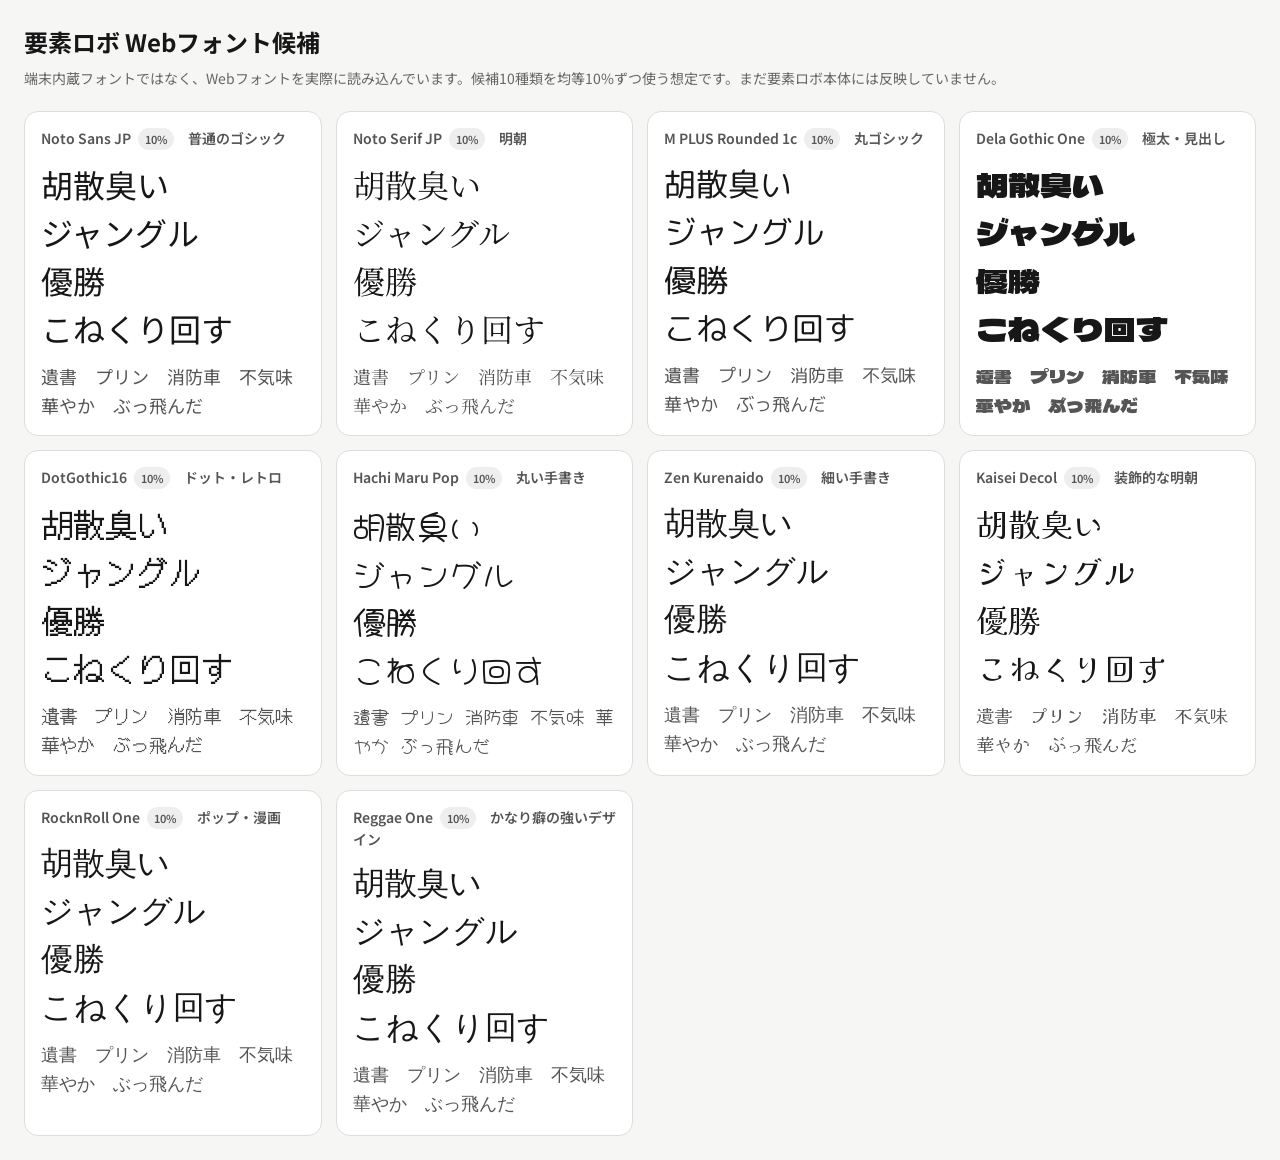
<file: font-preview.html>
<!doctype html><html lang="ja"><head><meta charset="utf-8"><meta name="viewport" content="width=device-width,initial-scale=1"><title>要素ロボ Webフォント候補</title><link rel="preconnect" href="https://fonts.googleapis.com"><link rel="preconnect" href="https://fonts.gstatic.com" crossorigin><link href="https://fonts.googleapis.com/css2?family=Dela+Gothic+One&family=DotGothic16&family=Hachi+Maru+Pop&family=Kaisei+Decol:wght@500&family=M+PLUS+Rounded+1c:wght@500&family=Noto+Sans+JP:wght@600&family=Noto+Serif+JP:wght@600&family=Reggae+One&family=RocknRoll+One&family=Zen+Kurenaido&display=swap" rel="stylesheet"><style>body{margin:0;padding:24px;font-family:'Noto Sans JP',sans-serif;background:#f6f6f4;color:#171717}h1{font-size:24px;margin:0 0 8px}.note{color:#666;font-size:14px;line-height:1.7;margin-bottom:20px}.grid{display:grid;grid-template-columns:repeat(auto-fit,minmax(290px,1fr));gap:14px}.card{background:#fff;border:1px solid #ddd;border-radius:14px;padding:16px}.name{font-size:14px;font-weight:600;color:#555;margin-bottom:10px}.sample{font-size:32px;line-height:1.5;word-break:keep-all}.small{font-size:18px;margin-top:10px;line-height:1.6;color:#555}.badge{display:inline-block;font-size:11px;padding:3px 7px;border-radius:999px;background:#eee;margin-left:7px}</style></head><body><h1>要素ロボ Webフォント候補</h1><div class="note">端末内蔵フォントではなく、Webフォントを実際に読み込んでいます。候補10種類を均等10%ずつ使う想定です。まだ要素ロボ本体には反映していません。</div><div id="grid" class="grid"></div><script>const items=[['Noto Sans JP','Noto Sans JP','普通のゴシック'],['Noto Serif JP','Noto Serif JP','明朝'],['M PLUS Rounded 1c','M PLUS Rounded 1c','丸ゴシック'],['Dela Gothic One','Dela Gothic One','極太・見出し'],['DotGothic16','DotGothic16','ドット・レトロ'],['Hachi Maru Pop','Hachi Maru Pop','丸い手書き'],['Zen Kurenaido','Zen Kurenaido','細い手書き'],['Kaisei Decol','Kaisei Decol','装飾的な明朝'],['RocknRoll One','RocknRoll One','ポップ・漫画'],['Reggae One','Reggae One','かなり癖の強いデザイン']];const grid=document.getElementById('grid');for(const [name,font,desc] of items){const c=document.createElement('div');c.className='card';c.innerHTML=`<div class="name">${name}<span class="badge">10%</span>　${desc}</div><div class="sample" style="font-family:'${font}',sans-serif">胡散臭い　ジャングル<br>優勝　こねくり回す</div><div class="small" style="font-family:'${font}',sans-serif">遺書　プリン　消防車　不気味　華やか　ぶっ飛んだ</div>`;grid.appendChild(c)}</script></body></html>
</file>
